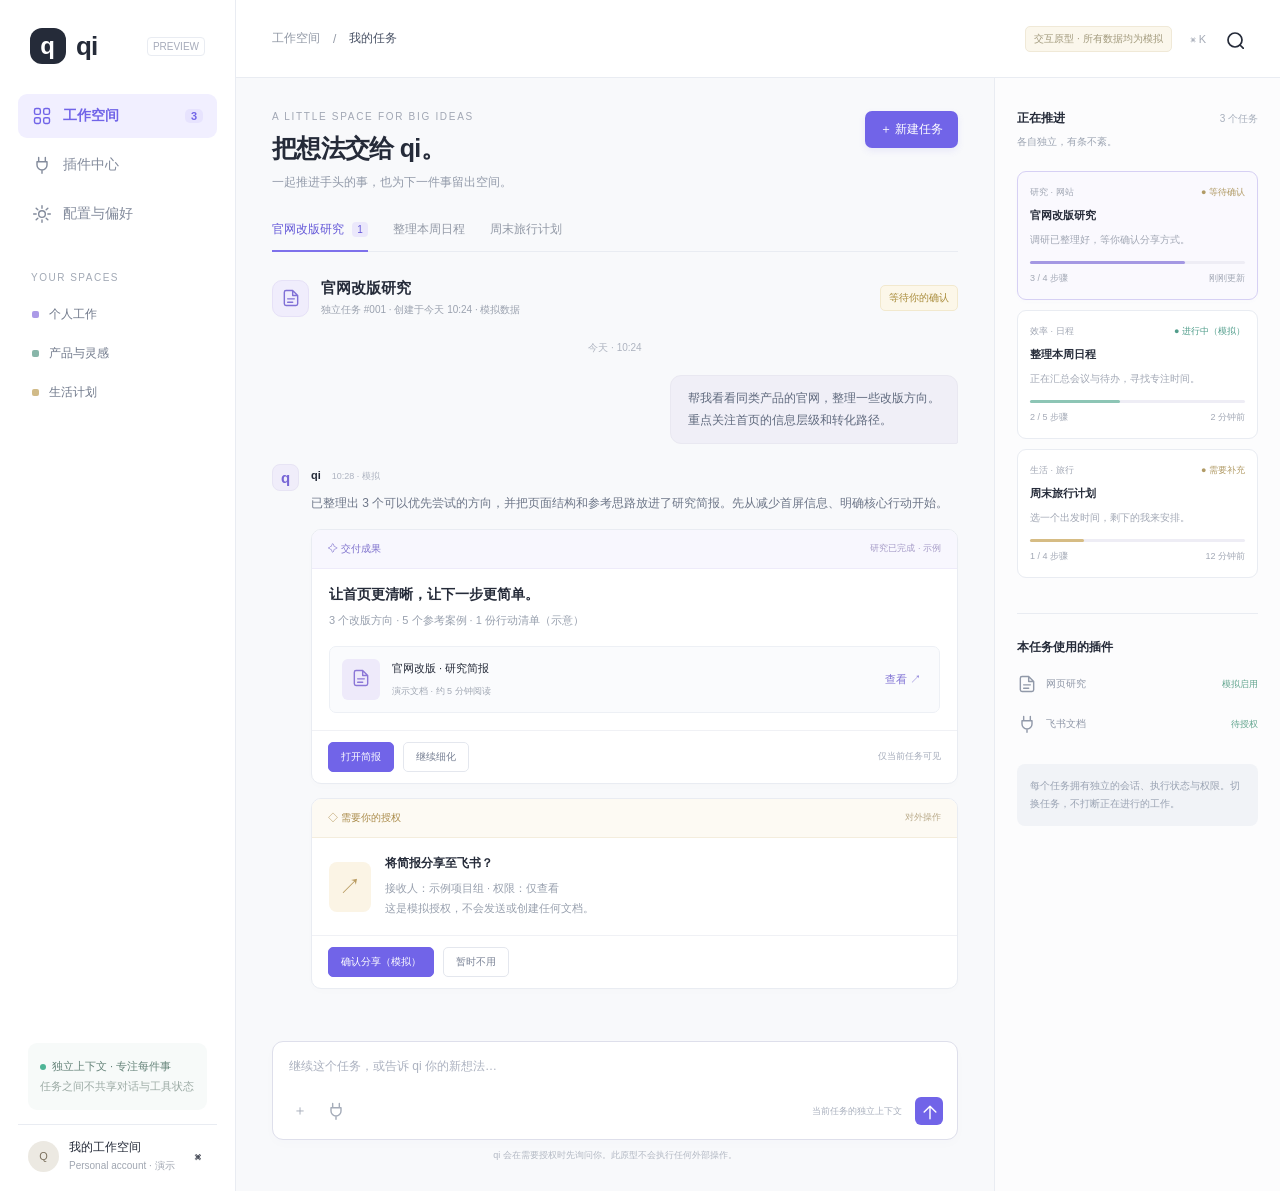
<file: mockups/index.html>
<!doctype html><html lang="zh-CN"><head><meta charset="UTF-8"><meta name="viewport" content="width=device-width,initial-scale=1"><title>qi · Personal workspace</title><style>
:root{--bg:#f8f9fb;--ink:#252b39;--muted:#8b92a1;--line:#e9ecf2;--purple:#7164e8;--light:#f1efff;--green:#2a9e79}*{box-sizing:border-box}body{margin:0;color:var(--ink);font:14px -apple-system,BlinkMacSystemFont,"Segoe UI","Noto Sans CJK SC",sans-serif;background:var(--bg)}button,input,textarea{font:inherit}button{cursor:pointer}button:focus-visible,a:focus-visible{outline:3px solid #bcb5ff;outline-offset:3px}button{color:inherit;border:0;background:none}svg{width:20px;height:20px;fill:none;stroke:currentColor;stroke-width:1.7;stroke-linecap:round;stroke-linejoin:round;flex-shrink:0}.app{height:100vh;display:grid;grid-template-columns:236px 1fr}.sidebar{padding:28px 18px 18px;background:#fff;border-right:1px solid var(--line);display:flex;flex-direction:column}.brand{display:flex;align-items:center;gap:10px;padding:0 12px 30px;font-size:26px;font-weight:700;letter-spacing:-1px}.logo{display:grid;place-items:center;background:var(--ink);color:#fff;border-radius:12px;width:36px;height:36px;font-size:24px;letter-spacing:-2px;padding-right:3px}.brand small{font-weight:400;letter-spacing:0;font-size:10px;color:#a6abba;margin-left:auto;border:1px solid var(--line);padding:3px 5px;border-radius:4px}.nav{display:flex;gap:11px;align-items:center;padding:12px 14px;border-radius:9px;color:#838b9c;margin-bottom:5px;text-align:left}.nav.active{color:var(--purple);background:var(--light);font-weight:600}.nav .count{margin-left:auto;border-radius:5px;background:#e7e3fe;font-size:11px;padding:1px 6px}.side-label{font-size:10px;letter-spacing:1.5px;color:#a2a9b5;padding:31px 13px 12px}.project{display:flex;align-items:center;gap:10px;font-size:12px;padding:11px 14px;color:#70798b}.project i{width:7px;height:7px;border-radius:2px;background:#ab9ae7}.project:nth-of-type(2) i{background:#81b7ab}.sidebar-bottom{margin-top:auto}.connection{margin:14px 10px;padding:14px 12px;background:#f7faf9;border-radius:9px;color:#66847a;font-size:11px;line-height:1.8}.dot{display:inline-block;width:6px;height:6px;border-radius:50%;background:#4eb496;margin-right:6px}.profile{display:flex;align-items:center;gap:10px;padding:14px 10px 0;border-top:1px solid var(--line)}.avatar{background:#ece9e2;color:#7c715e;border-radius:50%;height:31px;width:31px;display:grid;place-items:center;font-size:11px}.profile span{font-size:12px}.profile small{display:block;color:#a0a6b1;font-size:10px;margin-top:3px}.main{min-width:0;display:flex;flex-direction:column}.topbar{height:78px;padding:0 36px;display:flex;align-items:center;justify-content:space-between;border-bottom:1px solid var(--line);background:#fff}.crumb{font-size:12px;color:#9299a6;display:flex;gap:13px;align-items:center}.crumb strong{font-weight:500;color:#495265}.top-actions{display:flex;gap:18px;align-items:center}.demo{font-size:10px;color:#a29a7d;background:#fbf7ec;padding:5px 8px;border:1px solid #f0e9d7;border-radius:5px}.key{font-size:11px;color:#a3a9b5}.workspace{display:flex;flex:1;min-height:0}.content{padding:33px 36px 20px;flex:1;min-width:0;display:flex;flex-direction:column;overflow:auto}.intro{display:flex;justify-content:space-between;align-items:flex-start}.eyebrow{color:#a1a7b4;font-size:10px;letter-spacing:1.7px;margin-bottom:10px}.intro h1{font-size:25px;letter-spacing:-.7px;margin:0 0 9px;font-weight:600}.intro p{font-size:12px;color:#939baa;margin:0}.primary{background:var(--purple);color:#fff;border-radius:7px;padding:10px 15px;font-size:12px;box-shadow:0 3px 7px #7164e81c}.tabs{display:flex;gap:25px;border-bottom:1px solid var(--line);margin-top:30px}.tab{padding:0 0 13px;position:relative;font-size:12px;color:#9299a6;white-space:nowrap}.tab.active{color:#6559d8}.tab.active:after{content:'';position:absolute;bottom:-1px;height:2px;left:0;right:0;background:#7e71eb}.tab b{font-size:10px;background:#ebe8fb;border-radius:4px;padding:2px 5px;margin-left:5px;font-weight:500}.thread{padding-top:27px}.thread-head{display:flex;align-items:center;gap:12px;margin-bottom:24px}.task-icon{width:37px;height:37px;display:grid;place-items:center;background:#f0edfc;color:#8070d6;border:1px solid #e6e1f7;border-radius:10px}.thread-head h2{margin:0 0 5px;font-size:15px;font-weight:600}.thread-head p{margin:0;font-size:10px;color:#9ba2af}.status{font-size:10px;margin-left:auto;color:#a98c3b;background:#fcf7e9;border:1px solid #f2e9ce;padding:5px 8px;border-radius:5px}.date{text-align:center;font-size:10px;color:#aeb4c0;margin:20px}.message{display:flex;gap:12px;margin:20px 0}.bot{flex-shrink:0;border:1px solid #e7e4f4;background:#f0edfa;color:#7765d6;width:27px;height:27px;border-radius:8px;display:grid;place-items:center;font-weight:700;font-size:15px}.message-body{flex:1;min-width:0}.name{font-size:11px;font-weight:600;padding:5px 0 9px}.name time{font-size:9px;color:#adb3c0;margin-left:8px;font-weight:400}.message-body>p{font-size:12px;line-height:1.9;margin:0 0 14px;color:#6d7688}.user-message{margin-left:auto;border:1px solid #e9e8f1;background:#f0eff7;padding:12px 17px;border-radius:11px 11px 2px 11px;max-width:80%;font-size:12px;line-height:1.8;color:#606a7e}.card{background:#fff;border:1px solid var(--line);border-radius:10px;overflow:hidden;box-shadow:0 3px 9px #26314a03;margin-bottom:14px}.card-top{padding:12px 16px;font-size:10px;display:flex;align-items:center;gap:7px;color:#7f72cd;background:#f8f7fe;border-bottom:1px solid #eeebfa}.card-top span:last-child{margin-left:auto;color:#a79dc8;font-size:9px}.card-body{padding:17px}.card-body h3{font-size:14px;font-weight:600;margin:0 0 7px}.card-body p{font-size:11px;color:#98a0ae;margin:0;line-height:1.8}.file{display:flex;align-items:center;gap:12px;background:#fafbfd;border:1px solid #edf0f5;border-radius:7px;margin-top:15px;padding:12px}.file-icon{background:#eeeafa;border-radius:6px;color:#8b77d7;padding:9px}.file strong{display:block;font-size:11px;font-weight:500;margin-bottom:5px}.file small{font-size:9px;color:#a0a7b3}.file button{margin-left:auto;color:#8275d5;font-size:11px}.card-foot{border-top:1px solid #f0f1f5;padding:11px 16px;display:flex;align-items:center;gap:9px}.btn{border:1px solid #e4e7ee;background:white;border-radius:5px;padding:7px 12px;font-size:10px;color:#798295}.btn.purple{background:var(--purple);border-color:var(--purple);color:white}.card-foot small{font-size:9px;color:#a4abba;margin-left:auto}.approval .card-top{color:#aa8b4a;background:#fdfaf3;border-color:#f4eddd}.approval .card-top span:last-child{color:#b9aa8a}.approval .card-body{display:flex;gap:14px;align-items:center}.approval .card-body h3{font-size:12px}.approval .card-body .approval-icon{font-size:22px;background:#fbf4e5;padding:10px;border-radius:8px;color:#b99b61}.compose{margin-top:auto;padding-top:18px}.compose-box{border:1px solid #dedfeb;background:#fff;border-radius:11px;box-shadow:0 4px 12px #38466c04;padding:14px}.compose textarea{resize:none;border:0;outline:none;width:100%;height:38px;font-size:12px;color:#596177;background:transparent}.compose textarea::placeholder{color:#acb2c0}.compose-bottom{display:flex;align-items:center;gap:13px;color:#a5acb9}.compose-bottom small{font-size:9px;margin-left:auto;color:#a7aebc}.send{background:var(--purple);color:#fff;border-radius:6px;padding:5px;width:28px;height:28px}.compose-note{text-align:center;font-size:9px;color:#b2b8c3;padding:9px}.right{width:286px;border-left:1px solid var(--line);padding:32px 22px;flex-shrink:0;background:#fcfcfd;overflow:auto}.right-title{display:flex;align-items:center;justify-content:space-between;font-size:12px;font-weight:600;margin-bottom:8px}.right>p{font-size:10px;color:#9ca4b2;margin:0 0 22px}.task{padding:14px 12px;border:1px solid var(--line);background:#fff;border-radius:9px;margin-bottom:10px;cursor:pointer;text-align:left;width:100%}.task.selected{border-color:#d6d0f4;background:#faf9fe;box-shadow:0 2px 4px #7767c405}.task-label{font-size:9px;color:#a1a7b4;margin-bottom:9px;display:flex;justify-content:space-between}.task-label .live{color:#519d8b}.task-label .wait{color:#b19b66}.task h4{font-size:11px;font-weight:600;margin:0 0 9px}.task p{font-size:10px;line-height:1.6;color:#a1a7b4;margin:0}.progress{height:3px;background:#eeedf5;border-radius:3px;margin:13px 0 8px}.progress i{display:block;height:3px;width:72%;background:#a498e3;border-radius:3px}.task-foot{display:flex;justify-content:space-between;font-size:9px;color:#a2a8b5}.separator{border-top:1px solid var(--line);margin:25px 0}.resource{display:flex;align-items:center;gap:9px;padding:10px 0;font-size:10px;color:#9199a9}.resource span{margin-left:auto;font-size:9px;color:#60a48d}.right-note{font-size:10px;line-height:1.8;background:#f1f3f7;padding:13px;border-radius:8px;color:#9aa3b3;margin-top:20px}.hidden{display:none!important}.alt-view{padding:35px;overflow:auto}.alt-view h1{font-size:25px}.alt-view>p{color:#959eac}.plugin-grid{display:grid;grid-template-columns:repeat(2,1fr);gap:16px;margin-top:28px}.plugin{background:white;border:1px solid var(--line);padding:24px;border-radius:12px}.plugin h3{font-size:15px}.plugin p{color:#939bab;font-size:12px;line-height:1.8}.plugin button{margin-top:12px}.toast{position:fixed;bottom:25px;left:50%;transform:translateX(-50%);background:#303449;color:white;padding:12px 20px;border-radius:9px;font-size:12px;box-shadow:0 5px 25px #2222;z-index:5}.question-options{display:flex;gap:8px;margin-top:14px}.mobile-label{display:none}.menu{display:none}
@media(min-width:1500px){.content{padding-left:max(36px,calc((100vw - 1250px)/2));padding-right:max(36px,calc((100vw - 1250px)/2))}}@media(max-width:1150px){.app{grid-template-columns:190px 1fr}.sidebar{padding-left:12px;padding-right:12px}.right{width:240px;padding:30px 16px}.content{padding:26px}.topbar{padding:0 26px}.tabs{gap:18px}}@media(max-width:930px){.right{display:none}.app{grid-template-columns:190px 1fr}}@media(max-width:620px){.app{display:block;height:auto;min-height:100vh}.sidebar{display:none}.sidebar.open{display:flex;position:fixed;left:0;top:0;bottom:0;width:235px;z-index:6;box-shadow:0 0 0 100vw #20203966}.topbar{height:62px;padding:0 20px}.menu{display:block;margin-right:5px;padding:0}.crumb{gap:8px;font-size:11px}.top-actions .key,.top-actions>svg{display:none}.demo{font-size:8px;padding:4px 6px}.content{padding:25px 20px 12px;overflow:visible}.intro h1{font-size:23px}.intro p{font-size:10px;line-height:1.7;max-width:220px}.eyebrow{font-size:8px}.intro>.primary{font-size:0;padding:9px 11px;margin-top:17px}.intro>.primary:before{content:'+';font-size:18px}.tabs{gap:19px;margin-top:26px;overflow-x:auto}.tab{font-size:11px;padding-bottom:12px}.thread{padding-top:23px}.thread-head{gap:9px;margin-bottom:15px}.thread-head h2{font-size:13px}.thread-head p{font-size:9px}.task-icon{width:32px;height:32px;border-radius:8px}.status{font-size:8px;padding:4px 6px}.date{font-size:8px;margin:15px}.message{gap:8px;margin:17px 0}.bot{width:24px;height:24px;font-size:13px}.message-body>p{font-size:11px}.name{font-size:10px}.user-message{font-size:11px;max-width:90%;padding:10px 13px}.card-body{padding:13px}.card-body h3{font-size:12px}.card-body p{font-size:10px}.card-top{padding:10px 13px;font-size:9px}.card-top span:last-child{font-size:8px}.file{gap:9px;padding:9px}.file strong{font-size:10px}.file small{font-size:8px}.file-icon{padding:6px}.file button{font-size:9px}.card-foot{padding:10px 12px;gap:7px}.card-foot small{font-size:8px}.btn{padding:6px 9px;font-size:9px}.compose{padding-top:8px}.compose-box{padding:12px}.compose textarea{font-size:11px}.compose-bottom small{font-size:8px}.compose-note{font-size:8px}.approval .card-body h3{font-size:11px}.plugin-grid{grid-template-columns:1fr}.alt-view{padding:24px}.mobile-label{display:block;margin-top:15px;font-size:9px;color:#9ba1b3}.question-options{flex-wrap:wrap}}
</style></head><body><svg style="display:none"><symbol id="grid" viewBox="0 0 24 24"><rect x="3" y="3" width="7" height="7" rx="2"/><rect x="14" y="3" width="7" height="7" rx="2"/><rect x="3" y="14" width="7" height="7" rx="2"/><rect x="14" y="14" width="7" height="7" rx="2"/></symbol><symbol id="plug" viewBox="0 0 24 24"><path d="M8 3v5m8-5v5M6 8h12v4a6 6 0 0 1-12 0V8zm6 10v4"/></symbol><symbol id="settings" viewBox="0 0 24 24"><circle cx="12" cy="12" r="4"/><path d="M12 2v3m0 14v3M2 12h3m14 0h3M5 5l2 2m10 10 2 2M5 19l2-2M17 7l2-2"/></symbol><symbol id="file" viewBox="0 0 24 24"><path d="M14 3H6a2 2 0 0 0-2 2v14a2 2 0 0 0 2 2h12a2 2 0 0 0 2-2V9zM14 3v6h6M8 13h8m-8 4h6"/></symbol><symbol id="arrow" viewBox="0 0 24 24"><path d="m12 5-7 7m7-7 7 7m-7-7v15"/></symbol></svg>
<div class="app"><aside class="sidebar"><div class="brand"><div class="logo">q</div>qi<small>PREVIEW</small></div><button class="nav active" data-view="workspace"><svg><use href="#grid"/></svg>工作空间<span class="count">3</span></button><button class="nav" data-view="plugins"><svg><use href="#plug"/></svg>插件中心</button><button class="nav" data-view="settings"><svg><use href="#settings"/></svg>配置与偏好</button><div class="side-label">YOUR SPACES</div><div class="project"><i></i>个人工作</div><div class="project"><i style="background:#88b6a9"></i>产品与灵感</div><div class="project"><i style="background:#d1bb88"></i>生活计划</div><div class="sidebar-bottom"><div class="connection"><span class="dot"></span>独立上下文 · 专注每件事<br><span style="color:#9baaa4">任务之间不共享对话与工具状态</span></div><div class="profile"><div class="avatar">Q</div><span>我的工作空间<small>Personal account · 演示</small></span><button style="margin-left:auto" aria-label="打开配置" data-view="settings">⌘</button></div></div></aside><main class="main"><header class="topbar"><div class="crumb"><button class="menu" aria-label="打开导航">☰</button><span>工作空间</span><span>/</span><strong id="breadcrumb">我的任务</strong></div><div class="top-actions"><span class="demo">交互原型 · 所有数据均为模拟</span><span class="key">⌘ K</span><svg><circle cx="11" cy="11" r="7"/><path d="m16 16 4 4"/></svg></div></header><div class="workspace" id="workspace"><section class="content"><div class="intro"><div><div class="eyebrow">A LITTLE SPACE FOR BIG IDEAS</div><h1>把想法交给 qi。</h1><p>一起推进手头的事，也为下一件事留出空间。</p></div><button class="primary" id="new-task">＋ 新建任务</button></div><div class="tabs" role="tablist"><button class="tab active" data-task="0" role="tab" aria-selected="true">官网改版研究 <b>1</b></button><button class="tab" data-task="1" role="tab" aria-selected="false">整理本周日程</button><button class="tab" data-task="2" role="tab" aria-selected="false">周末旅行计划</button></div><div id="thread-content"></div><div class="compose"><div class="compose-box"><textarea aria-label="消息" placeholder="继续这个任务，或告诉 qi 你的新想法…"></textarea><div class="compose-bottom"><button aria-label="添加附件" id="attachment">＋</button><svg><use href="#plug"/></svg><small>当前任务的独立上下文</small><button class="send" aria-label="发送消息"><svg><use href="#arrow"/></svg></button></div></div><div class="compose-note">qi 会在需要授权时先询问你。此原型不会执行任何外部操作。</div></div></section><aside class="right"><div class="right-title">正在推进 <span style="color:#a7afbc;font-size:10px;font-weight:400">3 个任务</span></div><p>各自独立，有条不紊。</p><button class="task selected" data-task="0"><div class="task-label"><span>研究 · 网站</span><span class="wait">● 等待确认</span></div><h4>官网改版研究</h4><p>调研已整理好，等你确认分享方式。</p><div class="progress"><i></i></div><div class="task-foot"><span>3 / 4 步骤</span><span>刚刚更新</span></div></button><button class="task" data-task="1"><div class="task-label"><span>效率 · 日程</span><span class="live">● 进行中（模拟）</span></div><h4>整理本周日程</h4><p>正在汇总会议与待办，寻找专注时间。</p><div class="progress"><i style="width:42%;background:#8dc5b5"></i></div><div class="task-foot"><span>2 / 5 步骤</span><span>2 分钟前</span></div></button><button class="task" data-task="2"><div class="task-label"><span>生活 · 旅行</span><span class="wait">● 需要补充</span></div><h4>周末旅行计划</h4><p>选一个出发时间，剩下的我来安排。</p><div class="progress"><i style="width:25%;background:#d6bc84"></i></div><div class="task-foot"><span>1 / 4 步骤</span><span>12 分钟前</span></div></button><div class="separator"></div><div class="right-title">本任务使用的插件</div><div class="resource"><svg><use href="#file"/></svg>网页研究<span>模拟启用</span></div><div class="resource"><svg><use href="#plug"/></svg>飞书文档<span>待授权</span></div><div class="right-note">每个任务拥有独立的会话、执行状态与权限。切换任务，不打断正在进行的工作。</div></aside></div><section id="plugins" class="alt-view hidden"><div class="eyebrow">CONNECTED, ON YOUR TERMS</div><h1>你的工具，默契配合。</h1><p>按任务选择插件，权限由你掌握。以下均为模拟连接。</p><div class="plugin-grid"><article class="plugin"><svg><use href="#file"/></svg><h3>飞书文档</h3><p>将研究整理成文档。分享前逐次确认接收人和访问权限。</p><button class="btn purple" data-demo="已展示模拟授权请求，未建立真实连接">模拟连接</button></article><article class="plugin"><svg><use href="#grid"/></svg><h3>日历</h3><p>查看会议、发现冲突，为重要的工作留出时间。</p><button class="btn" data-demo="此为演示状态，没有读取真实日历">已连接 · 演示</button></article><article class="plugin"><svg><use href="#plug"/></svg><h3>网页研究</h3><p>查找公开资料并保留来源，帮助你做出更有依据的选择。</p><button class="btn" data-demo="网页研究在此原型中不会发起网络请求">已启用 · 演示</button></article><article class="plugin"><svg><use href="#settings"/></svg><h3>自定义工具</h3><p>为特定工作接入工具。真实配置中应通过安全方式提供密钥。</p><button class="btn" data-demo="自定义工具配置仅展示交互，不存储凭据">查看配置</button></article></div></section><section id="settings" class="alt-view hidden"><div class="eyebrow">MAKE ROOM FOR YOUR WAY</div><h1>按你的方式工作。</h1><p>这些设置只影响当前演示页面，不保存到服务器。</p><div class="plugin-grid"><article class="plugin"><h3>授权与边界</h3><p>对外发送消息、分享文件和付款前确认。</p><label><input type="checkbox" checked disabled> 对外操作始终先确认（演示）</label></article><article class="plugin"><h3>任务隔离</h3><p>每项任务使用单独的消息、状态与工具上下文。</p><label><input type="checkbox" checked disabled> 默认启用独立上下文</label></article><article class="plugin"><h3>通知偏好</h3><p>只在需要你决定或任务完成时提醒。</p><label><input type="checkbox" checked> 显示重要更新（本地演示）</label></article><article class="plugin"><h3>模型与服务</h3><p>由部署环境安全配置。本页面不包含任何密钥、真实主机或账号信息。</p><button class="btn" data-demo="配置校验通过：演示页面不含真实连接信息">检查演示配置</button></article></div></section></main></div><div class="toast hidden" role="status"></div>
<script>
const threads=[`<div class="thread"><div class="thread-head"><div class="task-icon"><svg><use href="#file"/></svg></div><div><h2>官网改版研究</h2><p>独立任务 #001 · 创建于今天 10:24 · 模拟数据</p></div><span class="status">等待你的确认</span></div><div class="date">今天 · 10:24</div><div class="message"><div class="user-message">帮我看看同类产品的官网，整理一些改版方向。<br>重点关注首页的信息层级和转化路径。</div></div><div class="message"><div class="bot">q</div><div class="message-body"><div class="name">qi <time>10:28 · 模拟</time></div><p>已整理出 3 个可以优先尝试的方向，并把页面结构和参考思路放进了研究简报。先从减少首屏信息、明确核心行动开始。</p><div class="card"><div class="card-top">✧ 交付成果<span>研究已完成 · 示例</span></div><div class="card-body"><h3>让首页更清晰，让下一步更简单。</h3><p>3 个改版方向 · 5 个参考案例 · 1 份行动清单（示意）</p><div class="file"><div class="file-icon"><svg><use href="#file"/></svg></div><div><strong>官网改版 · 研究简报</strong><small>演示文档 · 约 5 分钟阅读</small></div><button data-demo="演示简报：1. 聚焦价值主张 2. 简化导航 3. 统一主要行动按钮">查看 ↗</button></div></div><div class="card-foot"><button class="btn purple" data-demo="演示简报：聚焦首屏价值、统一行动入口、用案例建立信任。">打开简报</button><button class="btn" data-demo="已在当前演示中记录：继续细化页面结构。">继续细化</button><small>仅当前任务可见</small></div></div><div class="card approval"><div class="card-top">◇ 需要你的授权<span>对外操作</span></div><div class="card-body"><div class="approval-icon">↗</div><div><h3>将简报分享至飞书？</h3><p>接收人：示例项目组 · 权限：仅查看<br>这是模拟授权，不会发送或创建任何文档。</p></div></div><div class="card-foot"><button class="btn purple" data-demo="已模拟确认分享。未发送文件，也未更改任何外部权限。">确认分享（模拟）</button><button class="btn" data-demo="已暂缓模拟分享，简报仍只在此演示中展示。">暂时不用</button></div></div></div></div></div>`,`<div class="thread"><div class="thread-head"><div class="task-icon"><svg><use href="#grid"/></svg></div><div><h2>整理本周日程</h2><p>独立任务 #002 · 模拟数据</p></div><span class="status">进行中 · 模拟</span></div><div class="message"><div class="user-message">帮我整理本周会议和待办，留出两个专注工作时段。</div></div><div class="message"><div class="bot">q</div><div class="message-body"><div class="name">qi <time>独立日程会话</time></div><p>正在整理示例日程。这个任务不会读取官网研究任务的消息或授权。</p><div class="card"><div class="card-top">◷ 执行进度<span>演示进度</span></div><div class="card-body"><h3>为重要的工作留出时间</h3><p>✓ 汇总示例会议<br>✓ 标记时间冲突<br>◯ 整理专注时间建议<br>◯ 等你确认后再修改日历</p></div></div></div></div></div>`,`<div class="thread"><div class="thread-head"><div class="task-icon"><svg><use href="#file"/></svg></div><div><h2>周末旅行计划</h2><p>独立任务 #003 · 模拟数据</p></div><span class="status">需要补充信息</span></div><div class="message"><div class="user-message">想去周边放松两天，帮我做个轻松一点的行程。</div></div><div class="message"><div class="bot">q</div><div class="message-body"><div class="name">qi <time>独立旅行会话</time></div><p>可以。先确定出发时间，我会优先安排少赶路、有留白的两天。</p><div class="card"><div class="card-top">? 补充一个信息<span>等待你的选择</span></div><div class="card-body"><h3>你更想什么时候出发？</h3><p>此处选择仅用于演示，不会预订任何服务。</p><div class="question-options"><button class="btn" data-demo="已在演示中选择周五傍晚出发。">周五傍晚</button><button class="btn" data-demo="已在演示中选择周六上午出发。">周六上午</button><button class="btn" data-demo="你可以在下方输入其他时间。">其他时间</button></div></div></div></div></div></div>`];let current=0;const drafts=['','',''];const chats=['','',''];const field=document.querySelector('textarea');function showTask(n){drafts[current]=field.value;current=n;document.querySelector('#thread-content').innerHTML=threads[n]+chats[n];field.value=drafts[n];document.querySelectorAll('[data-task]').forEach(el=>{el.classList.toggle(el.classList.contains('tab')?'active':'selected',+el.dataset.task===n);if(el.classList.contains('tab'))el.setAttribute('aria-selected',+el.dataset.task===n)});}showTask(0);function toast(s){const t=document.querySelector('.toast');t.textContent=s;t.classList.remove('hidden');clearTimeout(window.tid);window.tid=setTimeout(()=>t.classList.add('hidden'),4200)}document.addEventListener('click',e=>{const task=e.target.closest('[data-task]');if(task)showTask(+task.dataset.task);const demo=e.target.closest('[data-demo]');if(demo)toast(demo.dataset.demo);const nav=e.target.closest('[data-view]');if(nav){let v=nav.dataset.view;['workspace','plugins','settings'].forEach(id=>document.getElementById(id).classList.toggle('hidden',id!==v));document.querySelectorAll('.nav').forEach(b=>b.classList.toggle('active',b.dataset.view===v));document.querySelector('#breadcrumb').textContent={workspace:'我的任务',plugins:'插件中心',settings:'配置与偏好'}[v];document.querySelector('.sidebar').classList.remove('open')}});document.querySelector('.menu').onclick=()=>document.querySelector('.sidebar').classList.toggle('open');document.querySelector('#new-task').onclick=()=>toast('这是交互原型。可切换三个示例任务，体验独立会话。');document.querySelector('#attachment').onclick=()=>toast('演示模式不上传文件。');document.querySelector('.send').onclick=()=>{let text=field.value.trim();if(!text)return;let div=document.createElement('div');div.textContent=text;chats[current]+='<div class="message"><div class="user-message">'+div.innerHTML+'</div></div><div class="message"><div class="bot">q</div><div class="message-body"><div class="name">qi · 演示</div><p>已在当前任务中展示你的消息。这是本地交互演示，没有调用模型或外部工具。</p></div></div>';field.value='';drafts[current]='';document.querySelector('#thread-content').innerHTML=threads[current]+chats[current];field.focus()};field.addEventListener('keydown',e=>{if(e.key==='Enter'&&!e.shiftKey){e.preventDefault();document.querySelector('.send').click()}});
</script></body></html>
</file>
